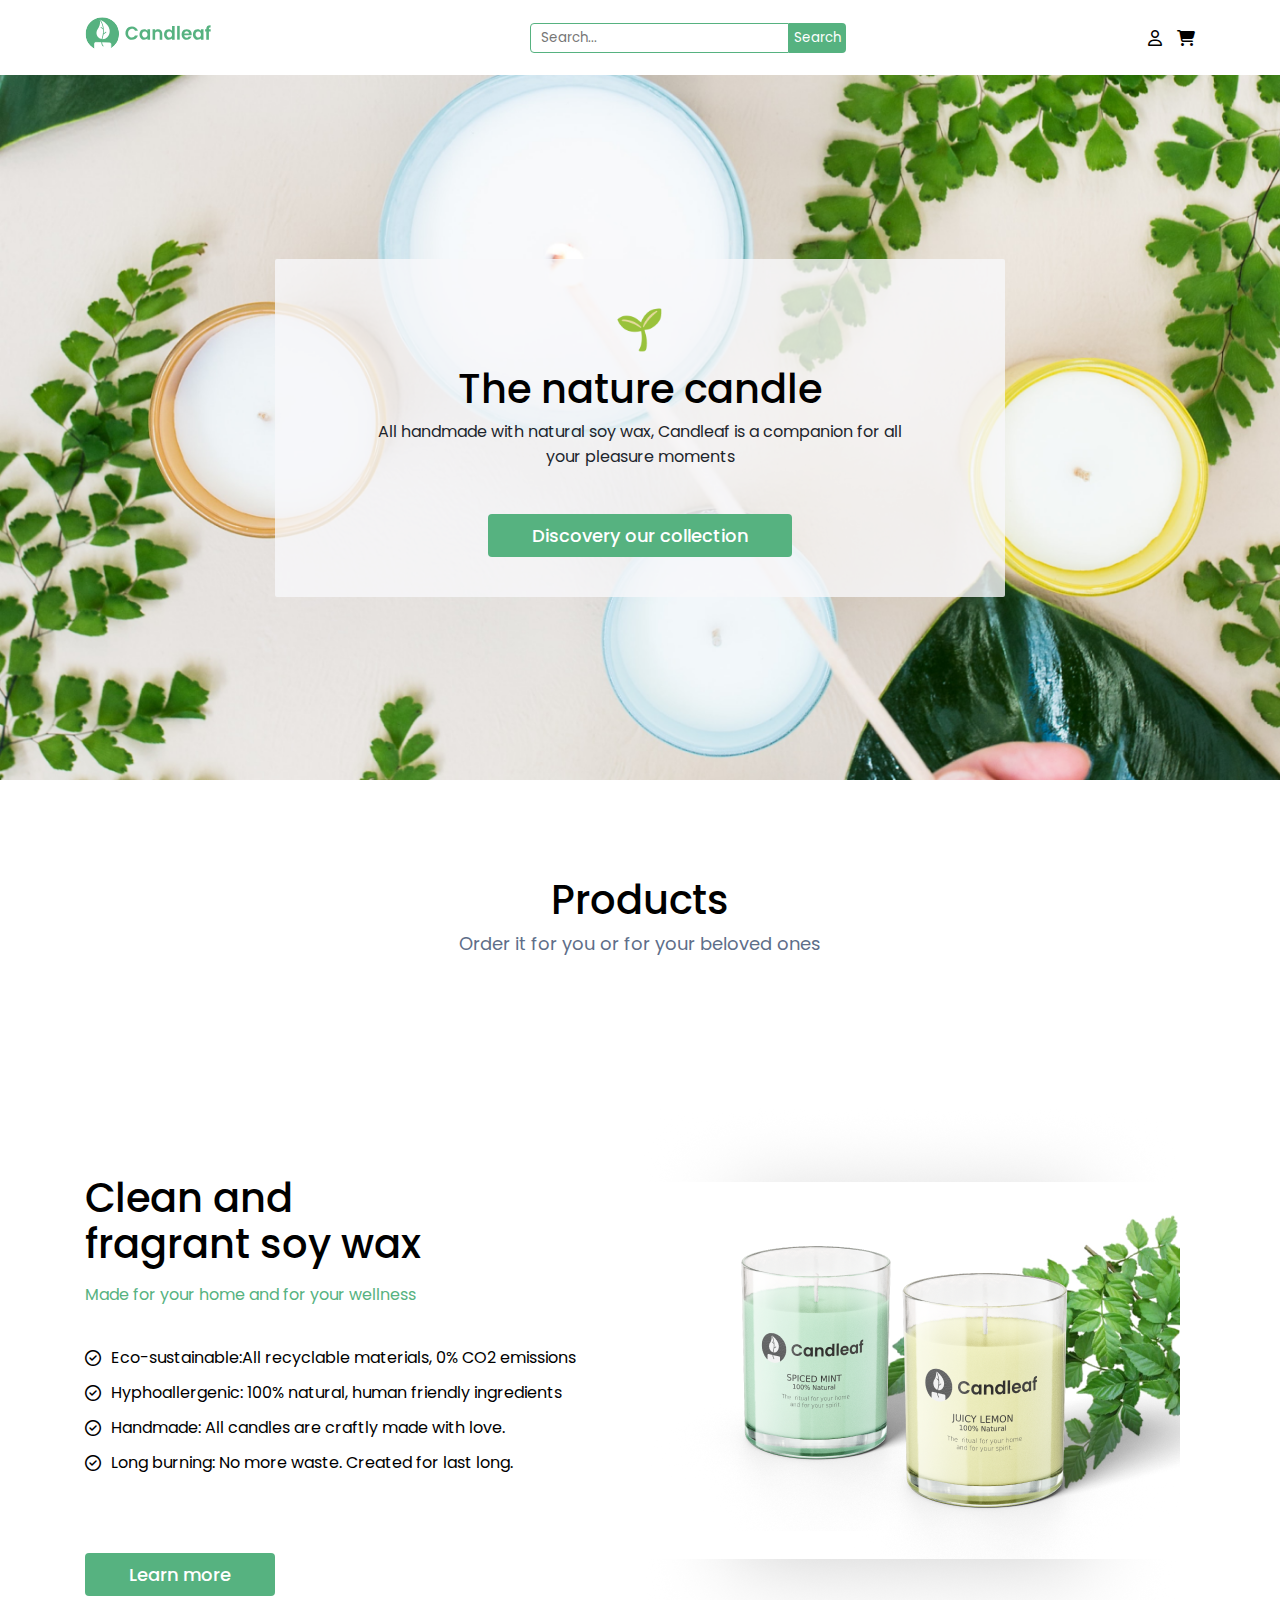
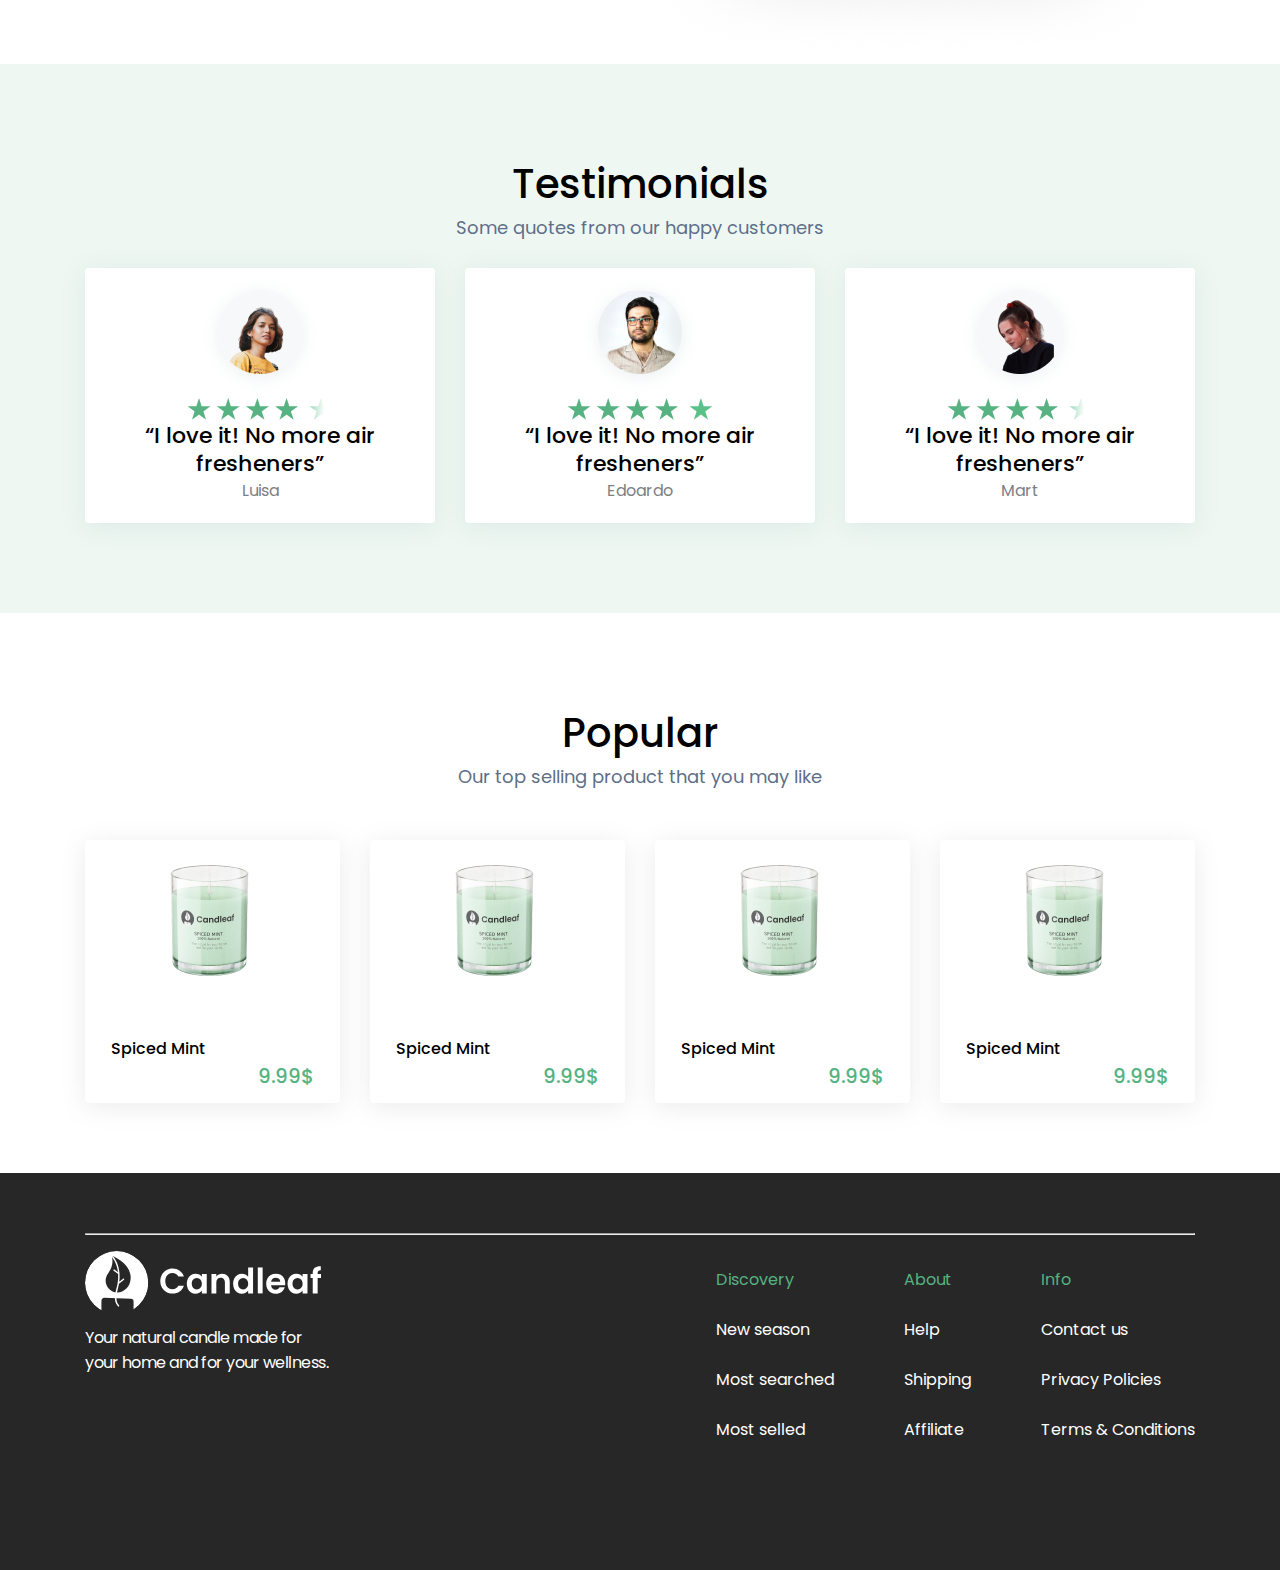
<file: index.html>
<!DOCTYPE html>
<html lang="en">

<head>
    <meta charset="UTF-8">
    <meta name="viewport" content="width=device-width, initial-scale=1.0">
    <title>Candleaf</title>
    <link rel="stylesheet" href="https://cdnjs.cloudflare.com/ajax/libs/font-awesome/6.7.2/css/all.min.css"
        integrity="sha512-Evv84Mr4kqVGRNSgIGL/F/aIDqQb7xQ2vcrdIwxfjThSH8CSR7PBEakCr51Ck+w+/U6swU2Im1vVX0SVk9ABhg=="
        crossorigin="anonymous" referrerpolicy="no-referrer"/>
    <link rel="stylesheet" href="./css/main.min.css">
</head>

<body>
    <main>
        <!-- Header -->
        <header class="header">
            <div class="container">
                <nav class="navbar">
                    <div class="navbar__logo">
                        <a href="#">
                            <img src="./assets/logo.svg" alt="logo">
                        </a>
                    </div>
                    <form class="navbar__form search">
                        <input class="navbar__input" type="search" placeholder="Search...">
                        <button class="navbar__btn">Search</button>
                        <div class="search__drop" style="display: none;"></div>
                    </form>
                    
                    <div class="navbar__prof">
                        <i class="fa-regular fa-user" style="color: #000000;"></i>
                        <i class="fa-solid fa-cart-shopping" style="color: #000000;"></i>
                    </div>

                </nav>
            </div>
        </header>
        <!-- Hero -->
        <div class="hero">
            <div class="container">
                <div class="hero__wrapper">
                    <div class="hero__content">
                        <p class="hero__flower">🌱</p>
                        <h2 class="hero__title">
                            The nature candle</h2>
                        <p class="hero__desc">All handmade with natural soy wax, Candleaf is a companion for all your
                            pleasure moments </p>
                        <button class="hero__btn">Discovery our collection</button>
                    </div>
                </div>
            </div>
        </div>
        <!-- Product -->
        <div class="product">
            <div class="container">
                <div class="product__wrapper">
                    <div class="product__text">
                        <h3 class="product__text-title">Products</h3>
                        <p class="product__text-desc">Order it for you or for your beloved ones </p>
                    </div>
                    <div class="product__content">
                    </div>
                </div>
            </div>
        </div>
        <!-- Learn -->
        <div class="learn">
            <div class="container">
                <div class="learn__wrapper">
                    <div class="learn__content">
                        <h2 class="learn__title">Clean and fragrant soy wax</h2>
                        <p class="learn__desc">Made for your home and for your wellness</p>
                        <span class="learn__product-info"><i class="fa-regular fa-circle-check"
                                style="color: #000000;"></i>Eco-sustainable:All recyclable materials, 0% CO2
                            emissions</span>
                        <span class="learn__product-info"><i class="fa-regular fa-circle-check"
                                style="color: #000000;"></i>Hyphoallergenic: 100% natural, human friendly ingredients
                        </span>
                        <span class="learn__product-info"><i class="fa-regular fa-circle-check"
                                style="color: #000000;"></i>Handmade: All candles are craftly made with love.</span>
                        <span class="learn__product-info"><i class="fa-regular fa-circle-check"
                                style="color: #000000;"></i>Long burning: No more waste. Created for last long.</span>
                        <button class="learn__btn">Learn more</button>

                    </div>
                    <div class="learn__image">
                        <img src="./assets/image.png" alt="product">
                    </div>
                </div>
            </div>
        </div>
        <!-- Testi -->
        <div class="testi">
            <div class="container">
                <div class="testi__wrapper">
                    <div class="product__text">
                        <h3 class="product__text-title">Testimonials</h3>
                        <p class="product__text-desc">Some quotes from our happy customers</p>
                    </div>
                    <div class="testi__card-wrapper">
                        <div class="testi__card">
                            <img src="./assets/testi1.png" alt="testi">
                            <img src="./assets/Stars4.png" alt="testi">
                            <h3 class="testi__title">“I love it! No more air fresheners”</h3>
                            <p class="testi__name">Luisa</p>
                        </div>
                        <div class="testi__card">
                            <img src="./assets/testi2.png" alt="testi">
                            <img src="./assets/Stars5.png" alt="testi">
                            <h3 class="testi__title">“I love it! No more air fresheners”</h3>
                            <p class="testi__name">Edoardo</p>
                        </div>
                        <div class="testi__card">
                            <img src="./assets/testi3.png" alt="testi">
                            <img src="./assets/Stars4.png" alt="testi">
                            <h3 class="testi__title">“I love it! No more air fresheners”</h3>
                            <p class="testi__name">Mart</p>
                        </div>
                    </div>
                </div>
            </div>
        </div>
        <!-- Popular -->
        <div class="popular">
            <div class="container">
                <div class="popular__wrapper">
                    <div class="product__text">
                        <h3 class="product__text-title">Popular</h3>
                        <p class="product__text-desc">Our top selling product that you may like</p>
                    </div>
                    <div class="popular__content">
                        <div class="product__card">
                            <img src="./assets/product.png" alt="">
                            <div class="product__content-text">
                                <p class="product__title">Spiced Mint</p>
                                <p class="product__price">9.99$</p>
                            </div>
                        </div>
                        <div class="product__card">
                            <img src="./assets/product.png" alt="">
                            <div class="product__content-text">
                                <p class="product__title">Spiced Mint</p>
                                <p class="product__price">9.99$</p>
                            </div>
                        </div>
                        <div class="product__card">
                            <img src="./assets/product.png" alt="">
                            <div class="product__content-text">
                                <p class="product__title">Spiced Mint</p>
                                <p class="product__price">9.99$</p>
                            </div>
                        </div>
                        <div class="product__card">
                            <img src="./assets/product.png" alt="">
                            <div class="product__content-text">
                                <p class="product__title">Spiced Mint</p>
                                <p class="product__price">9.99$</p>
                            </div>
                        </div>
                    </div>
                </div>
            </div>
        </div>
    </main>
    <footer class="footer">
        <div class="container">
            <hr>
            <nav class="footer__navbar">
                <div class="footer__logo">
                    <a href="index.html">
                        <img src="./assets/footer__logo.svg" alt="footer-logo">
                    </a>
                    <p class="footer__desc">Your natural candle made for your home and for your wellness.</p>
                </div>
             <div class="footer__collection-wrapper">
                <ul class="footer__collection">
                    <li class="footer__list">
                        <a class="footer__link footer__active" href="#">
                            <span>Discovery</span>
                        </a>
                    </li>
                    <li class="footer__list">
                        <a class="footer__link" href="#">
                            <span>New season</span>
                        </a>
                    </li>
                    <li class="footer__list">
                        <a class="footer__link" href="#">
                            <span>Most searched</span>
                        </a>
                    </li>
                    <li class="footer__list">
                        <a class="footer__link" href="#">
                            <span>Most selled</span>
                        </a>
                    </li>
                </ul>
                <ul class="footer__collection">
                    <li class="footer__list">
                        <a class="footer__link footer__active" href="#">
                            <span>About</span>
                        </a>
                    </li>
                    <li class="footer__list">
                        <a class="footer__link" href="#">
                            <span>Help</span>
                        </a>
                    </li>
                    <li class="footer__list">
                        <a class="footer__link" href="#">
                            <span>Shipping</span>
                        </a>
                    </li>
                    <li class="footer__list">
                        <a class="footer__link" href="#">
                            <span>Affiliate</span>
                        </a>
                    </li>
                </ul>
                <ul class="footer__collection">
                    <li class="footer__list">
                        <a class="footer__link footer__active" href="#">
                            <span>Info</span>
                        </a>
                    </li>
                    <li class="footer__list">
                        <a class="footer__link" href="#">
                            <span>Contact us</span>
                        </a>
                    </li>
                    <li class="footer__list">
                        <a class="footer__link" href="#">
                            <span>Privacy Policies</span>
                        </a>
                    </li>
                    <li class="footer__list">
                        <a class="footer__link" href="#">
                            <span>Terms & Conditions</span>
                        </a>
                    </li>
                </ul>
             </div>
            </nav>

        </div>
    </footer>
    <script src="./scripts/app.js"></script>
</body>

</html>
</file>
<file: css/main.min.css>
@import"https://fonts.googleapis.com/css2?family=Poppins:ital,wght@0,100;0,200;0,300;0,400;0,500;0,600;0,700;0,800;0,900;1,100;1,200;1,300;1,400;1,500;1,600;1,700;1,800;1,900&display=swap";*{margin:0;padding:0;box-sizing:border-box;font-family:"Poppins",sans-serif}.container{max-width:1142px;width:100%;margin:0 auto;padding:0 16px}img{max-width:100%}a{color:inherit;text-decoration:inherit}li{list-style:none}button,input{border:none;outline:none}.navbar{height:75px;display:flex;align-items:center;justify-content:space-between}.navbar__form{display:flex;height:30px;max-width:300px;width:100%}.navbar__input{border-radius:4px 0 0 4px;border:1px solid #56b280;flex:1;text-indent:10px}.navbar__btn{background:#56b280;color:#fff;padding:0 5px;border-radius:0 4px 4px 0}.navbar__prof{display:flex;gap:15px}.search__drop{position:absolute;top:53px;border:2px solid #56b280;width:300px;height:auto;display:flex;background:#f7f7f7;box-shadow:5px 5px 15px rgba(0,0,0,.1333333333);display:none;padding:16px}.search__item{display:flex;align-items:center;gap:12px;padding:12px 0;border-bottom:1px solid #ddd;cursor:pointer}.search__item:hover{background:#eee}.search__item img{width:50px;height:50px;-o-object-fit:contain;object-fit:contain}.search__item:last-child{border-bottom:none}.hero{background-image:url(../assets/hero.png);width:100%;height:705px;background-size:cover;background-repeat:no-repeat;display:flex}.hero__wrapper{display:flex;justify-content:center;align-items:center;height:100%}.hero__content{background:rgba(247,248,250,.8);max-width:730px;text-align:center;padding:40px 95px;border-radius:2px}.hero__flower{font-size:40px}.hero__title{font-weight:500;font-size:40px}.hero__desc{color:#1d252c;margin-bottom:45px}.hero__btn{background:#56b280;padding:8px 44px;color:#fff;font-weight:500;font-size:18px;border-radius:4px;transition:all .5s ease}.hero__btn:hover{background:inherit;outline:1px solid #56b280;color:#56b280}.product{padding:90px 125px}.product__text{text-align:center}.product__text-title{font-size:40px;font-weight:500}.product__text-desc{color:#5e6e89;font-size:18px}.product__content{display:grid;grid-template-columns:repeat(4, 1fr);gap:30px;margin-top:60px}.product__card{box-shadow:0 4px 24px 0 rgba(123,123,123,.1490196078);border-radius:4px}.product__content-text{padding:12px 26px}.product__title{font-weight:500}.product__price{color:#56b280;font-size:20px;font-weight:500;display:flex;justify-content:end}.learn__wrapper{display:flex;align-items:center}.learn__content,.learn__image{width:50%}.learn__title{font-size:40px;font-weight:500;max-width:350px;line-height:46px}.learn__desc{color:#56b280;margin:15px 0 38px}.learn__product-info{display:flex;gap:10px;align-items:center;margin-bottom:10px}.learn__btn{background:#56b280;padding:8px 44px;font-size:18px;font-weight:500;color:#fff;margin-top:68px;border-radius:4px;transition:all .5s ease}.learn__btn:hover{background:inherit;outline:1px solid #56b280;color:#56b280}.testi{background:rgba(86,178,128,.1019607843);padding:90px 0}.testi__card-wrapper{display:grid;grid-template-columns:repeat(3, 1fr);gap:30px;margin-top:27px}.testi__card{display:flex;flex-direction:column;align-items:center;text-align:center;background:#fff;border-radius:4px;padding:5px 22px;padding-bottom:20px;box-shadow:0 4px 24px 0 rgba(139,167,178,.1607843137)}.testi__title{font-size:22px;font-weight:500;line-height:28px}.testi__name{color:#7c8087}.popular{padding:90px 0 70px}.popular__content{display:grid;grid-template-columns:repeat(4, 1fr);gap:30px;margin-top:50px}.footer{background:#272727;padding:60px 0 115px;color:#fff}.footer__navbar{display:flex;justify-content:space-between}.footer__logo{max-width:250px}.footer__logo a{display:block;height:90px}.footer__desc{letter-spacing:-0.5px}.footer__collection-wrapper{margin-top:20px;display:flex;gap:70px}.footer__link{line-height:50px}.footer__active{color:#56b280}.detail{padding:47px 0 114px}.detail__wrapper{gap:31px;display:flex}.detail__image,.detail__content{width:50%}.detail__image{text-align:center}.detail__product-info{font-size:20px;font-weight:500;line-height:25px}.detail__product-btn{background:inherit;color:#56b280;font-weight:500;margin-top:15px}.detail__product-title{color:#272727;font-size:26px;font-weight:500;line-height:57px}.detail__lr-wrapper{display:flex;gap:115px}.detail__product-price{color:#56b280;font-size:20px;font-weight:500;margin-bottom:25px}.detail__left span{padding:0 10px;border:1px solid #56b280}.detail__radio{margin-left:13px;margin-bottom:20px}.detail__form div{border:1px solid #e6e6e6;padding:14px;font-size:14px;border-radius:7px}.detail__desc{margin-top:5px;color:gray}.detail__add-btn{padding:8px 95px;font-size:18px;border-radius:4px;background:#56b280;color:#fff;font-weight:500;margin-top:67px;transition:all .5s ease}.detail__add-btn i{padding-right:10px}.detail__add-btn:hover{background:inherit;outline:1px solid #56b280;color:#56b280}.detail__product-content{padding:18px 16px;border-radius:7px;border:1px solid #e6e6e6;margin-top:40px}.detail__product-content p{line-height:25px;font-size:15px;color:gray}.detail__product-content p span{font-weight:500;color:#272727;margin-right:4px}/*# sourceMappingURL=main.min.css.map */
</file>
